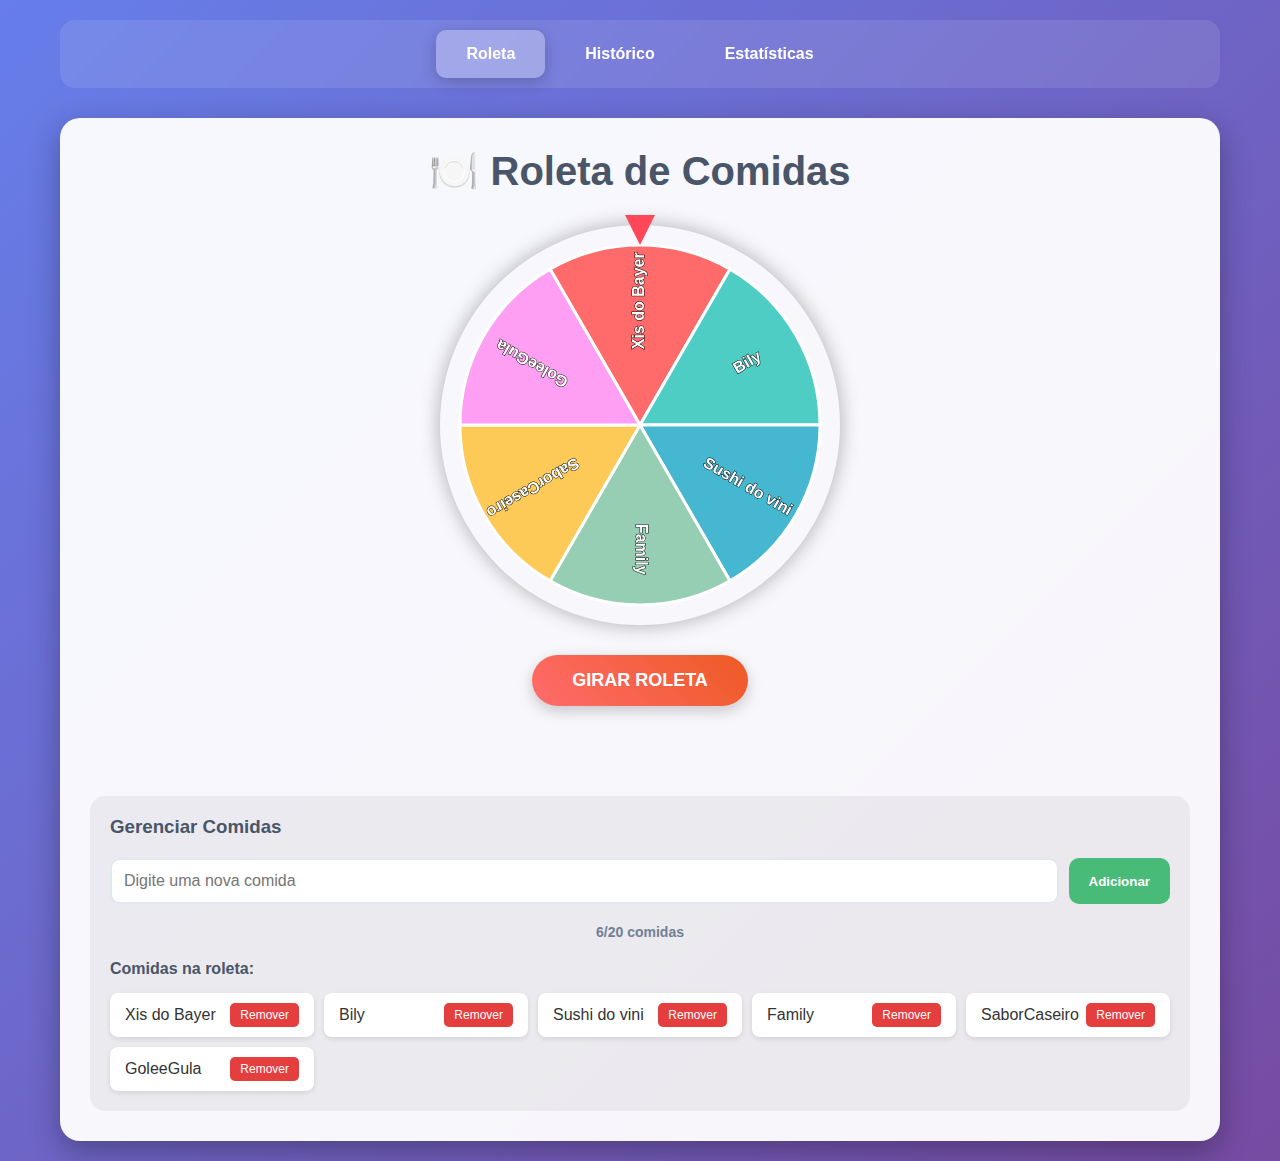
<file: index.html>
<!DOCTYPE html>
<html lang="pt-BR">
<head>
    <meta charset="UTF-8">
    <meta name="viewport" content="width=device-width, initial-scale=1.0, user-scalable=no">
    <title>Roleta de Comidas</title>
    <meta name="description" content="App de roleta para escolher comidas aleatoriamente">
    <meta name="theme-color" content="#667eea">
    
    <!-- PWA Meta Tags -->
    <link rel="manifest" href="manifest.json">
    <meta name="mobile-web-app-capable" content="yes">
    <meta name="apple-mobile-web-app-capable" content="yes">
    <meta name="apple-mobile-web-app-status-bar-style" content="default">
    <meta name="apple-mobile-web-app-title" content="Roleta de Comidas">
    
    <!-- Icons -->
    <link rel="icon" type="image/png" sizes="192x192" href="icon-192.png">
    <link rel="apple-touch-icon" href="icon-192.png">
    
    <link rel="stylesheet" href="style.css">
</head>
<body>
    <div class="container">
        <nav class="nav-tabs">
            <button class="tab-btn active" data-tab="roleta">Roleta</button>
            <button class="tab-btn" data-tab="historico">Histórico</button>
            <button class="tab-btn" data-tab="estatisticas">Estatísticas</button>
        </nav>

        <!-- Tela da Roleta -->
        <div id="roleta" class="tab-content active">
            <h1>🍽️ Roleta de Comidas</h1>
            
            <div class="wheel-container">
                <canvas id="wheelCanvas" width="400" height="400"></canvas>
                <div class="wheel-pointer"></div>
            </div>
            
            <div class="controls">
                <button id="spinBtn" class="spin-btn">GIRAR ROLETA</button>
                <div class="result" id="result"></div>
            </div>

            <div class="food-management">
                <h3>Gerenciar Comidas</h3>
                <div class="add-food">
                    <input type="text" id="newFood" placeholder="Digite uma nova comida">
                    <button id="addFoodBtn">Adicionar</button>
                </div>
                <div class="food-counter">
                    <span id="foodCounter">0/20 comidas</span>
                </div>
                <div class="food-list">
                    <h4>Comidas na roleta:</h4>
                    <ul id="foodList"></ul>
                </div>
            </div>
        </div>

        <!-- Tela do Histórico -->
        <div id="historico" class="tab-content">
            <h1>📋 Histórico de Sorteios</h1>
            <div class="history-controls">
                <button id="clearHistoryBtn">Limpar Histórico</button>
            </div>
            <div id="historyList" class="history-list"></div>
        </div>

        <!-- Tela de Estatísticas -->
        <div id="estatisticas" class="tab-content">
            <h1>📊 Estatísticas</h1>
            <div id="statsContainer" class="stats-container"></div>
        </div>
    </div>

    <script src="script.js"></script>
    
    <!-- PWA Service Worker -->
    <script>
        if ('serviceWorker' in navigator) {
            window.addEventListener('load', () => {
                navigator.serviceWorker.register('sw.js')
                    .then(registration => console.log('SW registered'))
                    .catch(error => console.log('SW registration failed'));
            });
        }
    </script>
</body>
</html>
</file>
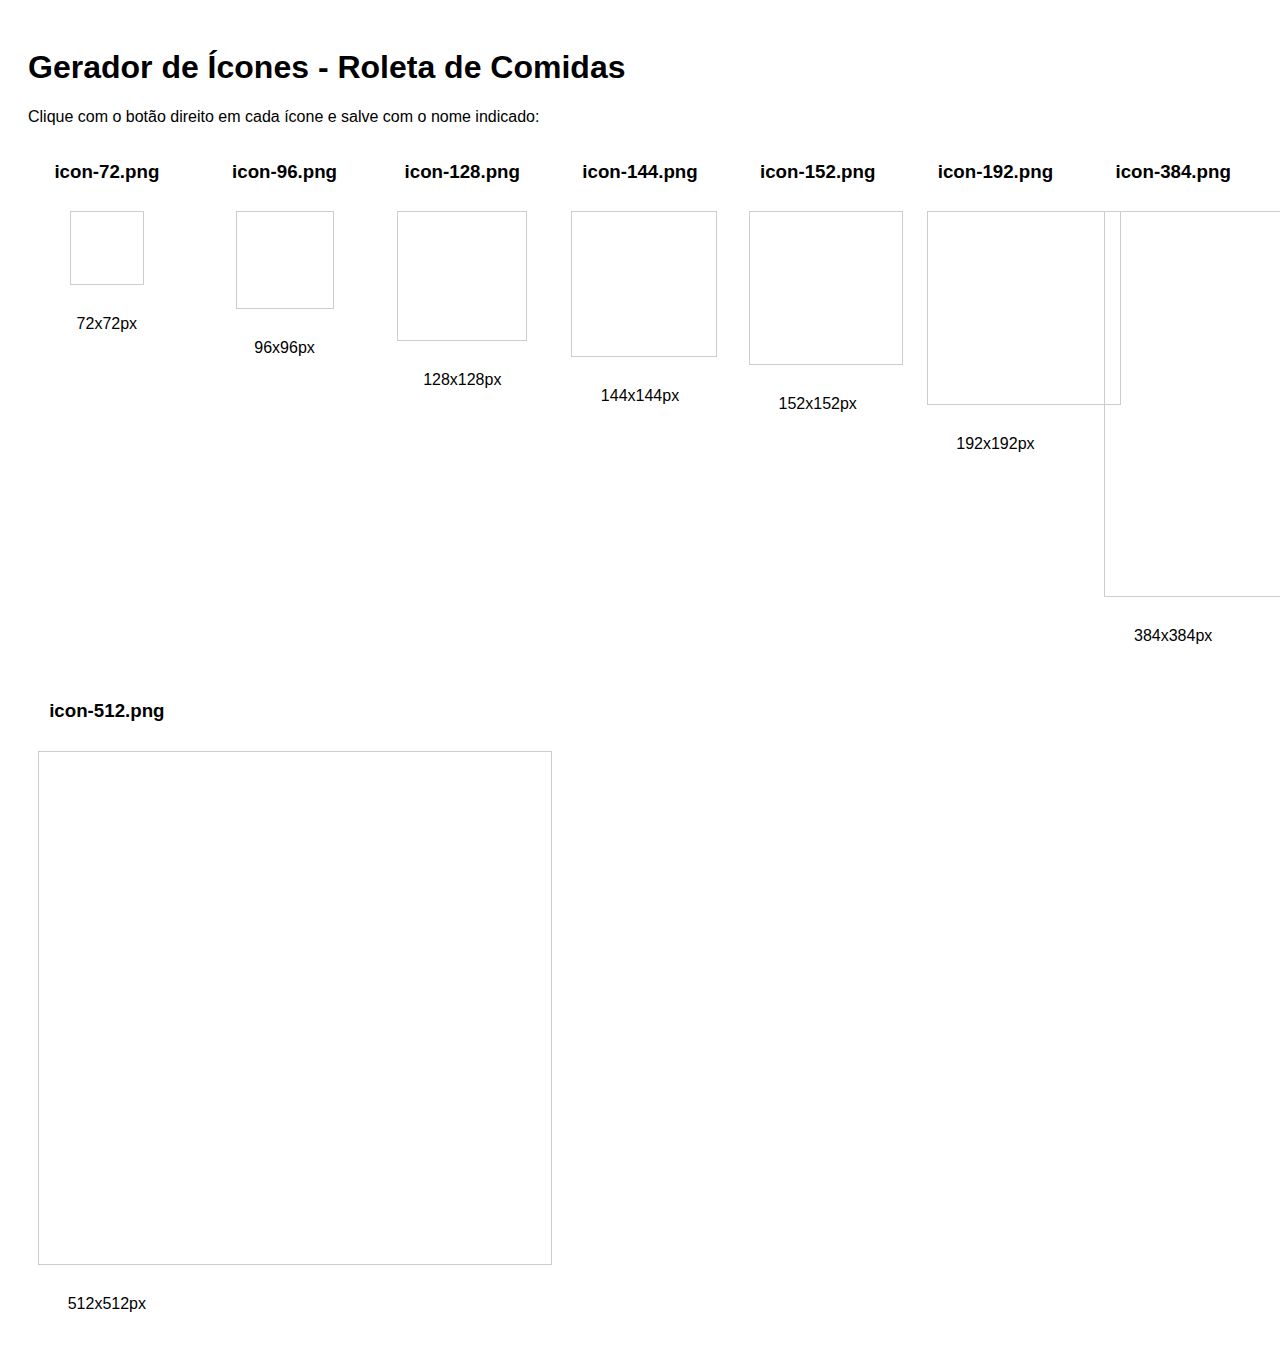
<file: generate-icons.html>
<!DOCTYPE html>
<html>
<head>
    <title>Gerador de Ícones</title>
    <style>
        body { font-family: Arial, sans-serif; padding: 20px; }
        canvas { border: 1px solid #ccc; margin: 10px; }
        .icon-grid { display: grid; grid-template-columns: repeat(auto-fit, minmax(150px, 1fr)); gap: 20px; }
        .icon-item { text-align: center; }
    </style>
</head>
<body>
    <h1>Gerador de Ícones - Roleta de Comidas</h1>
    <p>Clique com o botão direito em cada ícone e salve com o nome indicado:</p>
    
    <div class="icon-grid" id="iconGrid"></div>
    
    <script>
        const sizes = [72, 96, 128, 144, 152, 192, 384, 512];
        
        function createIcon(size) {
            const canvas = document.createElement('canvas');
            canvas.width = size;
            canvas.height = size;
            const ctx = canvas.getContext('2d');
            
            // Background gradient
            const gradient = ctx.createLinearGradient(0, 0, size, size);
            gradient.addColorStop(0, '#667eea');
            gradient.addColorStop(1, '#764ba2');
            ctx.fillStyle = gradient;
            ctx.fillRect(0, 0, size, size);
            
            // White circle background
            ctx.fillStyle = 'rgba(255, 255, 255, 0.9)';
            ctx.beginPath();
            ctx.arc(size/2, size/2, size/2.5, 0, 2 * Math.PI);
            ctx.fill();
            
            // Draw wheel segments
            const segments = 6;
            const colors = ['#ff6b6b', '#4ecdc4', '#45b7d1', '#96ceb4', '#feca57', '#ff9ff3'];
            const anglePerSegment = (2 * Math.PI) / segments;
            
            for (let i = 0; i < segments; i++) {
                const startAngle = i * anglePerSegment;
                const endAngle = startAngle + anglePerSegment;
                
                ctx.fillStyle = colors[i];
                ctx.beginPath();
                ctx.moveTo(size/2, size/2);
                ctx.arc(size/2, size/2, size/3, startAngle, endAngle);
                ctx.closePath();
                ctx.fill();
                
                ctx.strokeStyle = '#fff';
                ctx.lineWidth = size/100;
                ctx.stroke();
            }
            
            // Center circle
            ctx.fillStyle = '#fff';
            ctx.beginPath();
            ctx.arc(size/2, size/2, size/12, 0, 2 * Math.PI);
            ctx.fill();
            
            // Food emoji in center
            ctx.fillStyle = '#333';
            ctx.font = `${size/8}px Arial`;
            ctx.textAlign = 'center';
            ctx.textBaseline = 'middle';
            ctx.fillText('🍽️', size/2, size/2);
            
            return canvas;
        }
        
        const iconGrid = document.getElementById('iconGrid');
        
        sizes.forEach(size => {
            const canvas = createIcon(size);
            const container = document.createElement('div');
            container.className = 'icon-item';
            container.innerHTML = `
                <h3>icon-${size}.png</h3>
                <div>${canvas.outerHTML}</div>
                <p>${size}x${size}px</p>
            `;
            iconGrid.appendChild(container);
        });
    </script>
</body>
</html>
</file>
<file: style.css>
* {
    margin: 0;
    padding: 0;
    box-sizing: border-box;
}

body {
    font-family: 'Arial', sans-serif;
    background: linear-gradient(135deg, #667eea 0%, #764ba2 100%);
    min-height: 100vh;
    color: #333;
}

.container {
    max-width: 1200px;
    margin: 0 auto;
    padding: 20px;
}

/* Navegação */
.nav-tabs {
    display: flex;
    justify-content: center;
    margin-bottom: 30px;
    background: rgba(255, 255, 255, 0.1);
    border-radius: 15px;
    padding: 10px;
    backdrop-filter: blur(10px);
}

.tab-btn {
    background: transparent;
    border: none;
    padding: 15px 30px;
    margin: 0 5px;
    border-radius: 10px;
    color: white;
    font-size: 16px;
    font-weight: bold;
    cursor: pointer;
    transition: all 0.3s ease;
}

.tab-btn:hover {
    background: rgba(255, 255, 255, 0.2);
}

.tab-btn.active {
    background: rgba(255, 255, 255, 0.3);
    box-shadow: 0 4px 15px rgba(0, 0, 0, 0.2);
}

/* Conteúdo das abas */
.tab-content {
    display: none;
    background: rgba(255, 255, 255, 0.95);
    border-radius: 20px;
    padding: 30px;
    box-shadow: 0 10px 30px rgba(0, 0, 0, 0.3);
}

.tab-content.active {
    display: block;
}

.tab-content h1 {
    text-align: center;
    margin-bottom: 30px;
    color: #4a5568;
    font-size: 2.5em;
}

/* Roleta */
.wheel-container {
    position: relative;
    display: flex;
    justify-content: center;
    margin: 30px 0;
}

#wheelCanvas {
    border-radius: 50%;
    box-shadow: 0 0 20px rgba(0, 0, 0, 0.3);
    transition: transform 3s cubic-bezier(0.23, 1, 0.32, 1);
}

.wheel-pointer {
    position: absolute;
    top: -10px;
    left: 50%;
    transform: translateX(-50%);
    width: 0;
    height: 0;
    border-left: 15px solid transparent;
    border-right: 15px solid transparent;
    border-top: 30px solid #ff4757;
    z-index: 10;
}

/* Controles */
.controls {
    text-align: center;
    margin: 30px 0;
}

.spin-btn {
    background: linear-gradient(45deg, #ff6b6b, #ee5a24);
    color: white;
    border: none;
    padding: 15px 40px;
    font-size: 18px;
    font-weight: bold;
    border-radius: 50px;
    cursor: pointer;
    transition: all 0.3s ease;
    box-shadow: 0 5px 15px rgba(0, 0, 0, 0.2);
}

.spin-btn:hover {
    transform: translateY(-2px);
    box-shadow: 0 7px 20px rgba(0, 0, 0, 0.3);
}

.spin-btn:disabled {
    background: #ccc;
    cursor: not-allowed;
    transform: none;
}

.result {
    margin-top: 20px;
    font-size: 24px;
    font-weight: bold;
    color: #2d3748;
    min-height: 30px;
}

/* Gerenciamento de comidas */
.food-management {
    margin-top: 40px;
    padding: 20px;
    background: rgba(0, 0, 0, 0.05);
    border-radius: 15px;
}

.food-management h3 {
    margin-bottom: 20px;
    color: #4a5568;
}

.add-food {
    display: flex;
    gap: 10px;
    margin-bottom: 20px;
}

.add-food input {
    flex: 1;
    padding: 12px;
    border: 2px solid #e2e8f0;
    border-radius: 10px;
    font-size: 16px;
}

.add-food button {
    background: #48bb78;
    color: white;
    border: none;
    padding: 12px 20px;
    border-radius: 10px;
    cursor: pointer;
    font-weight: bold;
}

.add-food button:disabled {
    background: #ccc;
    cursor: not-allowed;
}

.food-counter {
    text-align: center;
    margin-top: 10px;
    font-size: 14px;
    font-weight: bold;
}

.food-list {
    margin-top: 20px;
}

.food-list h4 {
    margin-bottom: 15px;
    color: #4a5568;
}

.food-list ul {
    list-style: none;
    display: grid;
    grid-template-columns: repeat(auto-fill, minmax(200px, 1fr));
    gap: 10px;
}

.food-list li {
    background: white;
    padding: 10px 15px;
    border-radius: 8px;
    display: flex;
    justify-content: space-between;
    align-items: center;
    box-shadow: 0 2px 5px rgba(0, 0, 0, 0.1);
}

.delete-btn {
    background: #e53e3e;
    color: white;
    border: none;
    padding: 5px 10px;
    border-radius: 5px;
    cursor: pointer;
    font-size: 12px;
}

/* Histórico */
.history-controls {
    text-align: center;
    margin-bottom: 20px;
}

#clearHistoryBtn {
    background: #e53e3e;
    color: white;
    border: none;
    padding: 10px 20px;
    border-radius: 10px;
    cursor: pointer;
    font-weight: bold;
}

.history-list {
    max-height: 500px;
    overflow-y: auto;
}

.history-item {
    background: white;
    padding: 15px;
    margin-bottom: 10px;
    border-radius: 10px;
    box-shadow: 0 2px 5px rgba(0, 0, 0, 0.1);
    display: flex;
    justify-content: space-between;
    align-items: center;
}

.history-food {
    font-size: 18px;
    font-weight: bold;
    color: #2d3748;
}

.history-date {
    color: #718096;
    font-size: 14px;
}

/* Estatísticas */
.stats-container {
    display: grid;
    grid-template-columns: repeat(auto-fill, minmax(300px, 1fr));
    gap: 20px;
}

.stat-item {
    background: white;
    padding: 20px;
    border-radius: 15px;
    box-shadow: 0 5px 15px rgba(0, 0, 0, 0.1);
    text-align: center;
}

.stat-food {
    font-size: 20px;
    font-weight: bold;
    color: #2d3748;
    margin-bottom: 10px;
}

.stat-count {
    font-size: 36px;
    font-weight: bold;
    color: #48bb78;
    margin-bottom: 5px;
}

.stat-percentage {
    color: #718096;
    font-size: 14px;
}

.stat-bar {
    width: 100%;
    height: 8px;
    background: #e2e8f0;
    border-radius: 4px;
    margin-top: 10px;
    overflow: hidden;
}

.stat-bar-fill {
    height: 100%;
    background: linear-gradient(45deg, #48bb78, #38a169);
    transition: width 0.5s ease;
}

/* Mobile Optimizations */
@media (max-width: 768px) {
    body {
        padding: 0;
        margin: 0;
        overflow-x: hidden;
    }

    .container {
        padding: 10px;
        max-width: 100%;
    }

    .nav-tabs {
        margin-bottom: 15px;
        padding: 5px;
    }

    .tab-btn {
        padding: 12px 20px;
        font-size: 14px;
        margin: 0 2px;
    }

    .tab-content {
        padding: 20px 15px;
        margin: 0;
    }

    .tab-content h1 {
        font-size: 2em;
        margin-bottom: 20px;
    }

    #wheelCanvas {
        width: 280px;
        height: 280px;
    }

    .wheel-container {
        margin: 20px 0;
    }

    .spin-btn {
        padding: 12px 30px;
        font-size: 16px;
        width: 100%;
        max-width: 300px;
    }

    .result {
        font-size: 20px;
        margin-top: 15px;
    }

    .food-management {
        margin-top: 30px;
        padding: 15px;
    }

    .add-food {
        flex-direction: column;
        gap: 10px;
    }

    .add-food input {
        padding: 15px;
        font-size: 16px;
        border-radius: 8px;
    }

    .add-food button {
        padding: 15px;
        font-size: 16px;
        border-radius: 8px;
    }

    .food-list ul {
        grid-template-columns: 1fr;
        gap: 8px;
    }

    .food-list li {
        padding: 12px;
        font-size: 16px;
    }

    .history-item {
        padding: 15px;
        flex-direction: column;
        align-items: flex-start;
        gap: 5px;
    }

    .history-food {
        font-size: 16px;
    }

    .history-date {
        font-size: 13px;
    }

    .stats-container {
        grid-template-columns: 1fr;
        gap: 15px;
    }

    .stat-item {
        padding: 15px;
    }

    .stat-food {
        font-size: 18px;
    }

    .stat-count {
        font-size: 28px;
    }
}

/* Extra small screens */
@media (max-width: 480px) {
    .nav-tabs {
        flex-direction: column;
        gap: 5px;
    }

    .tab-btn {
        margin: 0;
        padding: 15px;
        font-size: 16px;
    }

    #wheelCanvas {
        width: 250px;
        height: 250px;
    }

    .tab-content h1 {
        font-size: 1.8em;
    }

    .result {
        font-size: 18px;
    }
}

/* Touch improvements */
@media (hover: none) and (pointer: coarse) {

    .tab-btn,
    .spin-btn,
    .add-food button,
    .delete-btn,
    #clearHistoryBtn {
        min-height: 44px;
        touch-action: manipulation;
    }

    .tab-btn:active {
        background: rgba(255, 255, 255, 0.4);
    }

    .spin-btn:active {
        transform: scale(0.98);
    }

    .delete-btn:active,
    #clearHistoryBtn:active {
        transform: scale(0.95);
    }
}

/* Landscape mobile */
@media (max-width: 768px) and (orientation: landscape) {
    .tab-content h1 {
        font-size: 1.5em;
        margin-bottom: 15px;
    }

    #wheelCanvas {
        width: 200px;
        height: 200px;
    }

    .wheel-container {
        margin: 15px 0;
    }

    .food-management {
        margin-top: 20px;
    }
}

/* High DPI screens */
@media (-webkit-min-device-pixel-ratio: 2),
(min-resolution: 192dpi) {
    #wheelCanvas {
        image-rendering: -webkit-optimize-contrast;
        image-rendering: crisp-edges;
    }
}
</file>
